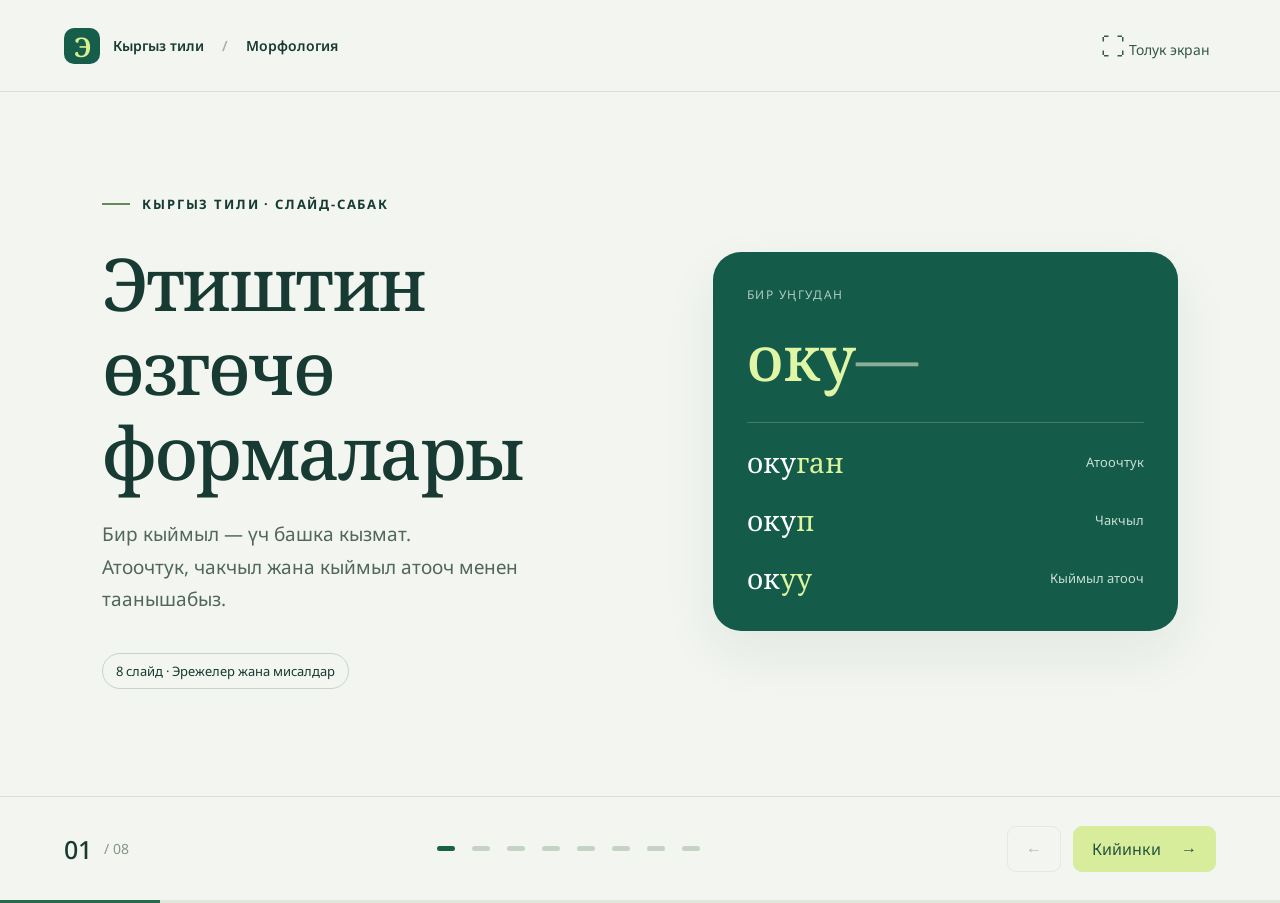
<file: index.html>
<!doctype html>
<html lang="ky">

<head>
    <meta charset="UTF-8">

    <title>Этиштин өзгөчө формалары — Кыргыз тили</title>

    <meta
        name="description"
        content="Атоочтук, чакчыл жана кыймыл атооч жөнүндө мисалдар менен слайд-сабак."
    >
<meta name="google-site-verification" content="8YdfnwzynKwtR7YVPo2GmZMZ6wCS6dL3zG-gleVaAgc" />

    <link rel="icon" href="favicon.svg">
    <link rel="stylesheet" href="style.css">
</head>

<body>

    <header>
        <a class="brand" href="#1">
            <span class="logo">Э</span>
            Кыргыз тили
            <span class="sep">/</span>
            Морфология
        </a>

        <button id="full" aria-label="Толук экранга өтүү">
            ⛶ <span>Толук экран</span>
        </button>
    </header>

    <main id="deck" aria-live="polite"></main>

    <footer>
        <div class="counter">
            <b id="number">01</b>
            <span>/ 08</span>
        </div>

        <nav id="dots" aria-label="Слайддарды тандоо"></nav>

        <div class="controls">
            <button id="prev" aria-label="Мурунку слайд">
                ←
            </button>

            <button id="next">
                Кийинки <span>→</span>
            </button>
        </div>
    </footer>

    <div class="progress">
        <div id="progress"></div>
    </div>

    <script src="app.js"></script>

</body>
</html>
</file>
<file: style.css>
@import url('https://fonts.googleapis.com/css2?family=Noto+Sans:wght@400;500;600;700;800&family=Noto+Serif:wght@400;500;600&display=swap');
:root{font-family:'Noto Sans',Arial,sans-serif;color:#173b32;background:#f2f5f0;font-synthesis:none}*{box-sizing:border-box}body{margin:0}button,a{-webkit-tap-highlight-color:transparent}button{font:inherit;cursor:pointer}button:focus-visible,a:focus-visible{outline:3px solid #b07327;outline-offset:5px}header{height:92px;padding:0 5%;display:flex;justify-content:space-between;align-items:center;border-bottom:1px solid #d8e1d9}.brand{display:flex;align-items:center;gap:13px;font-size:14px;text-decoration:none;color:inherit;font-weight:600}.logo{display:grid;place-items:center;width:36px;height:36px;background:#165d4a;color:#d9ef91;border-radius:10px;font:600 27px 'Noto Serif',serif}.sep{color:#a1b3a7;margin:0 5px}header button{border:0;background:transparent;color:#365849;font-size:14px}header button:first-letter{font-size:24px}main{min-height:calc(100svh - 196px);display:flex;align-items:center;padding:42px 8% 46px}.slide{width:100%;max-width:1280px;margin:auto;animation:appear .35s ease}.eyebrow{font-size:13px;letter-spacing:.14em;font-weight:700;text-transform:uppercase;display:flex;align-items:center;gap:12px;margin-bottom:28px}.eyebrow:before{content:'';width:28px;height:2px;background:#688b55}h1,h2{font-family:'Noto Serif',Georgia,serif;font-weight:500;letter-spacing:-.035em;line-height:1.16;margin:0 0 24px}h1{font-size:clamp(44px,5.7vw,82px)}h2{font-size:clamp(34px,4vw,58px)}h3{font-size:23px;margin:0 0 14px}p{font-size:19px;line-height:1.7;margin:0 0 22px;color:#52665c}.hero{display:grid;grid-template-columns:1.15fr 1fr;gap:7%;align-items:center}.lead{max-width:510px}.tag{font-size:13px;border:1px solid #c6d5c7;padding:8px 13px;border-radius:30px;display:inline-block;margin-top:16px}.diagram{background:#145c49;color:white;padding:34px;border-radius:28px;position:relative;box-shadow:0 22px 55px #184b3212}.diagram-label{color:#aecbbc;letter-spacing:.13em;font-size:12px}.root{font:500 62px 'Noto Serif',serif;color:#e1f5a6;padding:12px 0 23px;border-bottom:1px solid #ffffff30}.branch{padding:20px 0 0;display:grid;grid-template-columns:1fr auto;align-items:center;gap:10px}.branch strong{font:400 28px 'Noto Serif',serif}.branch span{font-size:13px;color:#c8dfd3}.branch em{font-style:normal;color:#dcf49d}.intro{max-width:850px}.cards{display:grid;grid-template-columns:repeat(3,1fr);gap:20px;margin-top:35px}.card{border:1px solid #d6e1d6;border-radius:18px;padding:25px;background:#fff9}.card small{font-size:13px;color:#708577;display:block;margin-bottom:25px}.card p{font-size:17px;margin:0}.word{display:block;font:500 32px 'Noto Serif',serif;margin:18px 0;color:#145c49}.two{display:grid;grid-template-columns:1fr 1fr;gap:55px;align-items:start}.example{background:#145c49;color:#fff;border-radius:22px;padding:34px}.example p{color:#d3e5dc;font-size:17px}.example blockquote{font:400 32px/1.6 'Noto Serif',serif;margin:20px 0}.example mark{background:none;color:#d8f393;border-bottom:2px solid #d8f393}.suffixes{display:flex;flex-wrap:wrap;gap:10px;margin:24px 0}.suffixes span{padding:9px 16px;background:#e1eadf;border-radius:8px;font-size:18px}.note{font-size:15px;color:#728074}.table-wrap{overflow-x:auto;margin-top:26px}table{width:100%;border-collapse:collapse;font-size:18px;text-align:left}th{font-size:14px;color:#6b7e71;font-weight:500}td,th{padding:20px 16px;border-bottom:1px solid #d5dfd3}td:first-child{font-weight:600}td em{font-style:normal;color:#14604a;font-weight:700}.exercise{display:flex;flex-wrap:wrap;gap:12px;margin-top:22px}.exercise button{border:1px solid #bfd0c1;border-radius:12px;padding:16px 23px;background:#fff;color:#214e3e}.exercise button.correct{background:#145c49;color:#fff}.exercise button.wrong{background:#fae9dd;border-color:#be7750}.feedback{margin-top:22px;min-height:60px;font-size:17px}.sources{font-size:14px;margin-top:30px;line-height:1.8}.sources a{color:#416d52;text-underline-offset:4px}footer{height:104px;padding:0 5%;display:flex;align-items:center;justify-content:space-between;border-top:1px solid #d8e1d9}.counter{display:flex;gap:12px;align-items:center}.counter b{font-size:25px;font-weight:500}.counter span{font-size:14px;color:#87968a}#dots{display:flex;gap:9px}#dots button{border:0;width:26px;height:28px;background:transparent;padding:8px 4px}#dots button:after{content:'';display:block;background:#c5d3c5;height:5px;border-radius:10px}#dots button.active:after{background:#1a614a}.controls{display:flex;gap:12px}.controls button{height:46px;border-radius:9px;border:1px solid #c7d6c8;background:transparent;padding:0 18px;color:#24533f}.controls #next{background:#d7ed9b;border-color:#d7ed9b;min-width:142px;display:flex;align-items:center;justify-content:space-between;gap:20px}.controls button:disabled{opacity:.35;cursor:default}.progress{height:3px;background:#e0e8db}.progress div{height:100%;background:#226c4d;transition:width .3s}@keyframes appear{from{opacity:0;transform:translateY(8px)}to{opacity:1;transform:none}}@media(min-width:1500px){main{padding-top:65px;padding-bottom:65px}}@media(max-width:760px){header{height:72px;padding:0 6%}header button span,.sep{display:none}.brand{font-size:12px;gap:8px}main{padding:32px 7%;min-height:calc(100svh - 165px)}.hero,.two{grid-template-columns:1fr;gap:28px}.hero h1{font-size:44px}.diagram{padding:24px}.root{font-size:42px}.branch strong{font-size:23px}.branch{padding-top:15px}.eyebrow{margin-bottom:20px;font-size:12px}.cards{grid-template-columns:1fr;gap:12px}.card{padding:20px}.card small{margin-bottom:10px}.word{font-size:26px;margin:10px 0}.example{padding:25px}.example blockquote{font-size:26px}p{font-size:17px}footer{height:90px;padding:0 6%}#dots{gap:0}#dots button{width:15px;padding:8px 3px}.controls{gap:6px}.controls button{padding:0 13px}.controls #next{min-width:95px;font-size:13px;gap:10px}.counter{gap:5px}.counter b{font-size:21px}td,th{padding:15px 10px;font-size:15px}}@media(prefers-reduced-motion:reduce){.slide{animation:none}.progress div{transition:none}}
</file>
